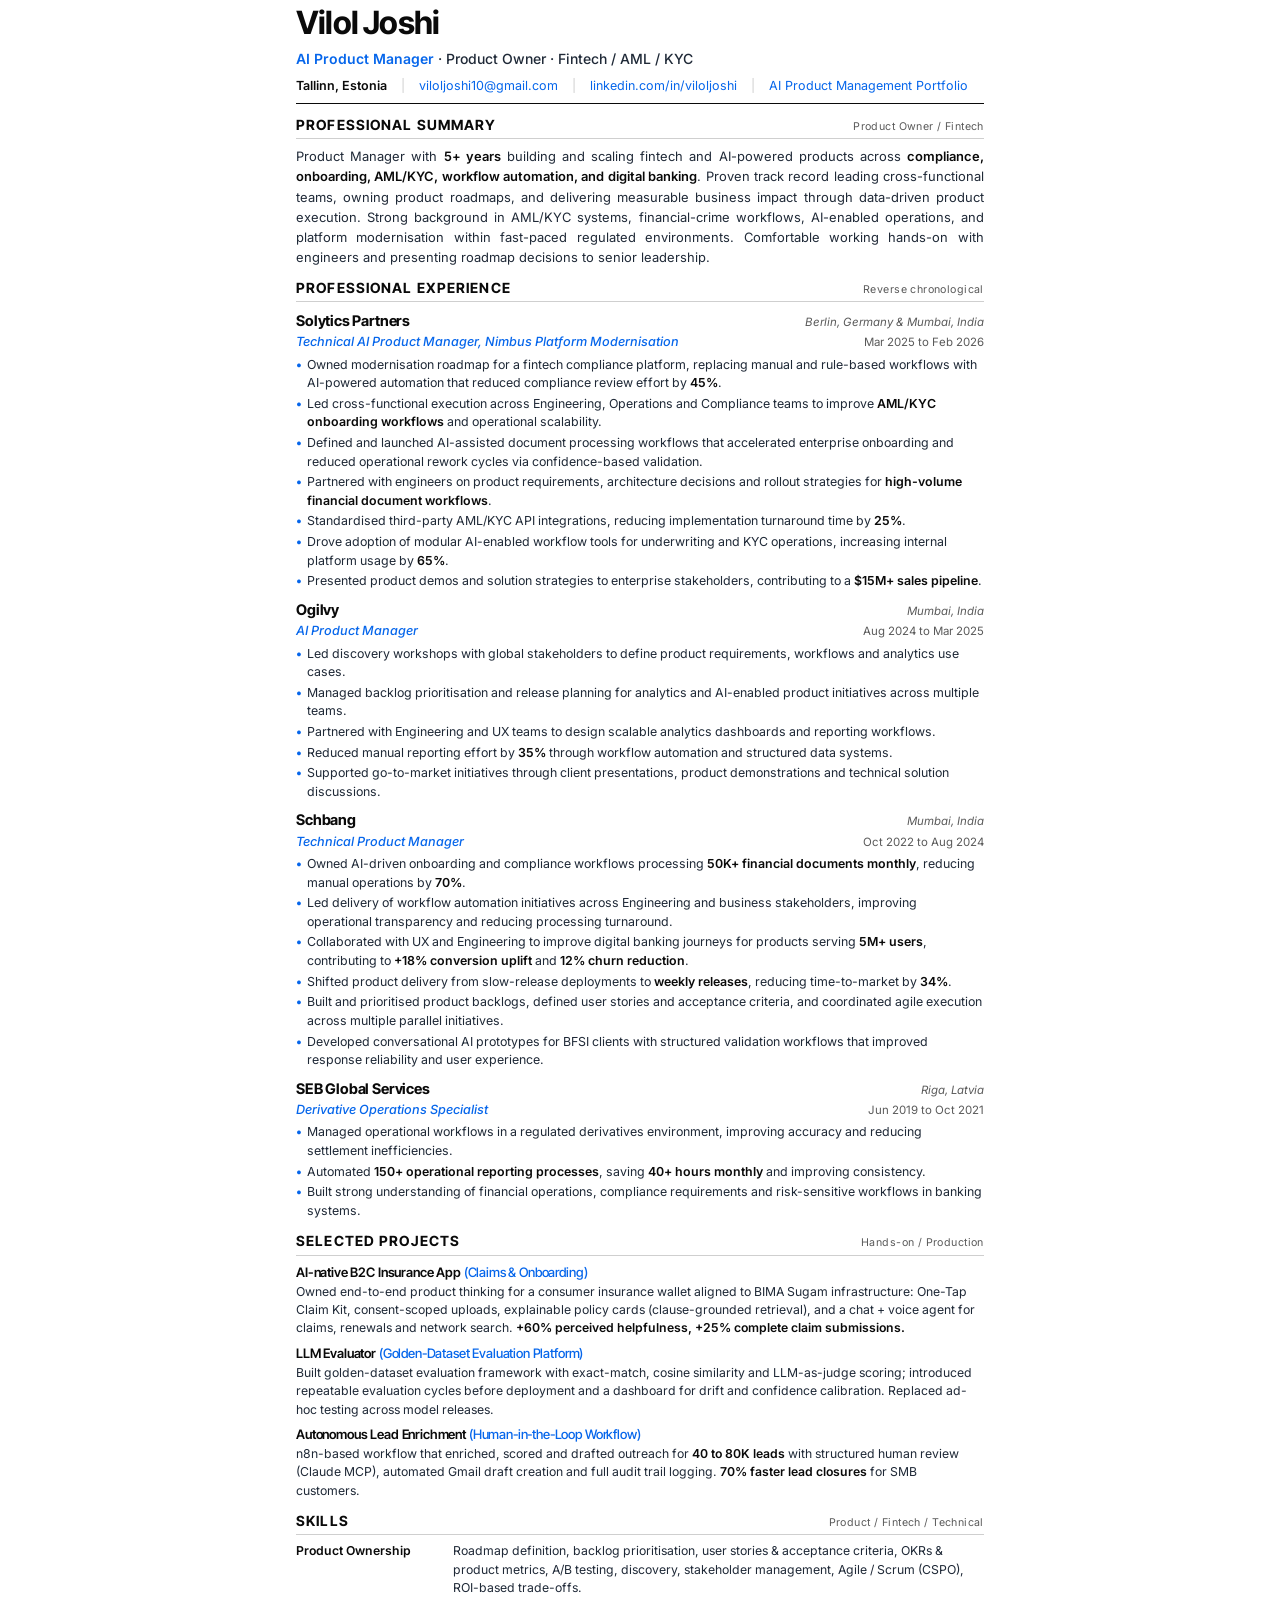
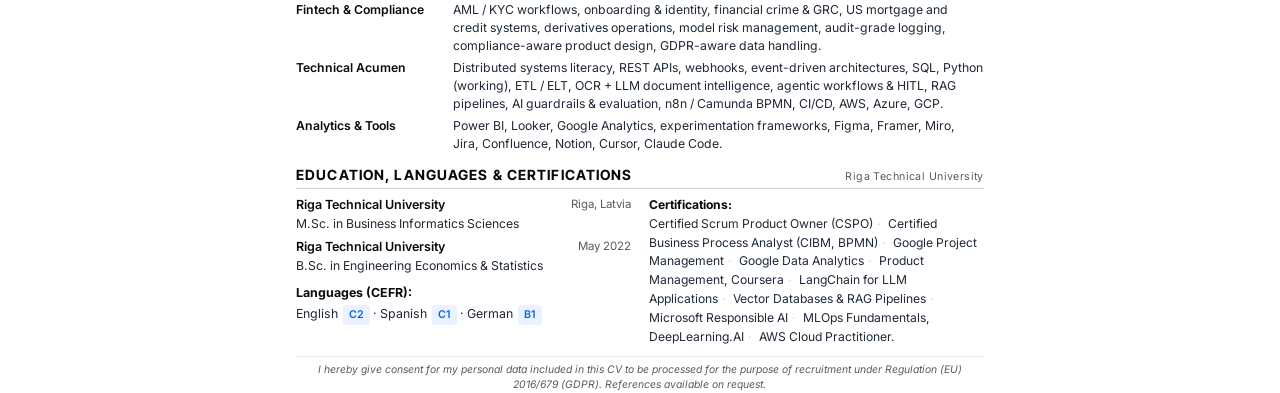
<file: cv.html>
<!DOCTYPE html>
<html lang="en">
<head>
<meta charset="UTF-8">
<title>Vilol Joshi - Curriculum Vitae</title>
<link href="https://fonts.googleapis.com/css2?family=Inter:wght@400;500;600;700&family=Inter+Tight:wght@500;600;700&display=swap" rel="stylesheet">
<style>
  /* EU-recruiter optimised CV
     ATS-friendly, single column, clean headers, quantified bullets,
     standard EU sections. Two A4 pages max. */
  :root{
    --ink:#0a0a0a; --ink-2:#1f2937; --muted:#5a5a5a;
    --line:#cfcfcf; --line-soft:#ececec;
    --accent:#0666EB; --accent-soft:#eaf1ff;
  }
  *{box-sizing:border-box; margin:0; padding:0;}
  html,body{
    background:#fff; color:var(--ink);
    font-family:'Inter',-apple-system,Arial,sans-serif;
    font-size:10pt; line-height:1.45;
    -webkit-print-color-adjust:exact; print-color-adjust:exact;
  }
  @page{ size:A4; margin:12mm 13mm 10mm 13mm; }
  .page{ max-width:182mm; margin:0 auto; }
  h1,h2,h3,h4{ font-family:'Inter Tight','Inter',sans-serif; letter-spacing:-0.012em; }
  a{ color:var(--accent); text-decoration:none; }

  /* HEADER */
  .head{ padding-bottom:8px; border-bottom:1.5px solid var(--ink); }
  .head h1{ font-size:24pt; font-weight:700; letter-spacing:-0.025em; color:var(--ink); }
  .head .role-line{
    margin-top:3px; font-size:10.5pt; color:var(--ink-2); font-weight:500;
  }
  .head .role-line .accent{ color:var(--accent); font-weight:600; }
  .contact-row{
    margin-top:6px; font-size:9.4pt; color:var(--ink-2);
    display:flex; flex-wrap:wrap; gap:0 14px; line-height:1.55;
  }
  .contact-row a{ color:var(--accent); }
  .contact-row .sep{ color:var(--line); }
  .contact-row .loc{ font-weight:600; color:var(--ink); }

  /* SECTIONS */
  section{ margin-top:11px; }
  .sec-h{
    display:flex; align-items:baseline; justify-content:space-between;
    border-bottom:1px solid var(--line); padding-bottom:3px; margin-bottom:7px;
  }
  .sec-h h2{
    font-size:10.5pt; font-weight:700; text-transform:uppercase;
    letter-spacing:0.08em; color:var(--ink);
  }
  .sec-h .sec-tag{ font-size:8pt; color:var(--muted); letter-spacing:0.04em; }

  p.summary{
    font-size:9.7pt; color:var(--ink-2); line-height:1.55; text-align:justify;
  }
  p.summary strong{ color:var(--ink); font-weight:600; }

  /* CORE STRENGTHS (compact) */
  .strengths{
    display:grid; grid-template-columns: 1fr 1fr; gap:4px 16px;
    margin-top:6px; font-size:9.3pt; color:var(--ink-2);
  }
  .strengths .row{ padding-left:12px; position:relative; line-height:1.45; }
  .strengths .row::before{
    content:""; position:absolute; left:0; top:6px;
    width:5px; height:5px; background:var(--accent); border-radius:50%;
  }
  .strengths .row strong{ color:var(--ink); font-weight:600; }

  /* EXPERIENCE */
  .role{ margin-top:9px; page-break-inside:avoid; }
  .role:first-child{ margin-top:0; }
  .role-row{ display:flex; justify-content:space-between; align-items:baseline; gap:8px; }
  .role h3{ font-size:11pt; font-weight:700; color:var(--ink); }
  .role .company-loc{ font-size:8.6pt; color:var(--muted); font-style:italic; }
  .role .title-row{
    display:flex; justify-content:space-between; align-items:baseline;
    margin-top:1px; gap:8px;
  }
  .role .title{ font-size:9.5pt; font-weight:500; color:var(--accent); font-style:italic; }
  .role .dates{ font-size:8.6pt; color:var(--muted); white-space:nowrap; }
  .role ul{ list-style:none; margin-top:4px; padding-left:0; }
  .role li{
    font-size:9.3pt; color:var(--ink-2); line-height:1.5;
    padding-left:11px; position:relative; margin-top:2px;
  }
  .role li::before{ content:"•"; position:absolute; left:0; color:var(--accent); font-weight:700; }
  .role li strong{ color:var(--ink); font-weight:600; }

  /* PROJECTS */
  .proj{ margin-top:6px; page-break-inside:avoid; }
  .proj h4{ font-size:9.8pt; font-weight:600; color:var(--ink); }
  .proj h4 .accent{ color:var(--accent); font-weight:500; }
  .proj p{
    font-size:9.2pt; color:var(--ink-2); line-height:1.5;
    margin-top:1px;
  }
  .proj p strong{ color:var(--ink); font-weight:600; }

  /* SKILLS */
  .skills{ display:grid; grid-template-columns: 145px 1fr; gap:3px 12px; }
  .skills .k{ font-size:9.2pt; font-weight:600; color:var(--ink); }
  .skills .v{ font-size:9.2pt; color:var(--ink-2); line-height:1.5; }

  /* EDUCATION + CERTS */
  .edu-row{ display:flex; justify-content:space-between; gap:8px; font-size:9.4pt; }
  .edu-row .school{ font-weight:600; color:var(--ink); }
  .edu-row .place{ font-size:8.6pt; color:var(--muted); }
  .edu-degree{ font-size:9.2pt; color:var(--ink-2); margin-top:1px; }

  .two-col{ display:grid; grid-template-columns: 1fr 1fr; gap:0 18px; }
  .cert-list{ font-size:9.1pt; color:var(--ink-2); line-height:1.55; }
  .cert-list .sep{ color:var(--line); margin:0 4px; }

  .lang-table{ font-size:9.3pt; color:var(--ink-2); margin-top:3px; line-height:1.7; }
  .lang-table strong{ color:var(--ink); }
  .lang-table .level{
    display:inline-block; padding:1px 6px; margin-left:2px;
    font-size:8pt; font-weight:600; color:var(--accent);
    background:var(--accent-soft); border-radius:3px;
  }

  /* FOOTER GDPR */
  .gdpr{
    margin-top:10px; padding-top:6px; border-top:1px solid var(--line-soft);
    font-size:7.8pt; color:var(--muted); font-style:italic; text-align:center;
    line-height:1.4;
  }
</style>
</head>
<body>
<div class="page">

  <!-- HEADER -->
  <header class="head">
    <h1>Vilol Joshi</h1>
    <div class="role-line"><span class="accent">AI Product Manager</span> &middot; Product Owner &middot; Fintech / AML / KYC</div>
    <div class="contact-row">
      <span class="loc">Tallinn, Estonia</span>
      <span class="sep">|</span>
      <a href="mailto:viloljoshi10@gmail.com">viloljoshi10@gmail.com</a>
      <span class="sep">|</span>
      <a href="https://www.linkedin.com/in/viloljoshi" target="_blank">linkedin.com/in/viloljoshi</a>
      <span class="sep">|</span>
      <a href="https://viloljoshi.github.io/RVTL1/" target="_blank">AI Product Management Portfolio</a>
    </div>
  </header>

  <!-- SUMMARY -->
  <section>
    <div class="sec-h"><h2>Professional Summary</h2><span class="sec-tag">Product Owner / Fintech</span></div>
    <p class="summary">
      Product Manager with <strong>5+ years</strong> building and scaling fintech and AI-powered products across <strong>compliance, onboarding, AML/KYC, workflow automation, and digital banking</strong>. Proven track record leading cross-functional teams, owning product roadmaps, and delivering measurable business impact through data-driven product execution. Strong background in AML/KYC systems, financial-crime workflows, AI-enabled operations, and platform modernisation within fast-paced regulated environments. Comfortable working hands-on with engineers and presenting roadmap decisions to senior leadership.
    </p>
  </section>

  <!-- EXPERIENCE -->
  <section>
    <div class="sec-h"><h2>Professional Experience</h2><span class="sec-tag">Reverse chronological</span></div>

    <div class="role">
      <div class="role-row">
        <h3>Solytics Partners</h3>
        <span class="company-loc">Berlin, Germany &amp; Mumbai, India</span>
      </div>
      <div class="title-row">
        <span class="title">Technical AI Product Manager, Nimbus Platform Modernisation</span>
        <span class="dates">Mar 2025 to Feb 2026</span>
      </div>
      <ul>
        <li>Owned modernisation roadmap for a fintech compliance platform, replacing manual and rule-based workflows with AI-powered automation that reduced compliance review effort by <strong>45%</strong>.</li>
        <li>Led cross-functional execution across Engineering, Operations and Compliance teams to improve <strong>AML/KYC onboarding workflows</strong> and operational scalability.</li>
        <li>Defined and launched AI-assisted document processing workflows that accelerated enterprise onboarding and reduced operational rework cycles via confidence-based validation.</li>
        <li>Partnered with engineers on product requirements, architecture decisions and rollout strategies for <strong>high-volume financial document workflows</strong>.</li>
        <li>Standardised third-party AML/KYC API integrations, reducing implementation turnaround time by <strong>25%</strong>.</li>
        <li>Drove adoption of modular AI-enabled workflow tools for underwriting and KYC operations, increasing internal platform usage by <strong>65%</strong>.</li>
        <li>Presented product demos and solution strategies to enterprise stakeholders, contributing to a <strong>$15M+ sales pipeline</strong>.</li>
      </ul>
    </div>

    <div class="role">
      <div class="role-row">
        <h3>Ogilvy</h3>
        <span class="company-loc">Mumbai, India</span>
      </div>
      <div class="title-row">
        <span class="title">AI Product Manager</span>
        <span class="dates">Aug 2024 to Mar 2025</span>
      </div>
      <ul>
        <li>Led discovery workshops with global stakeholders to define product requirements, workflows and analytics use cases.</li>
        <li>Managed backlog prioritisation and release planning for analytics and AI-enabled product initiatives across multiple teams.</li>
        <li>Partnered with Engineering and UX teams to design scalable analytics dashboards and reporting workflows.</li>
        <li>Reduced manual reporting effort by <strong>35%</strong> through workflow automation and structured data systems.</li>
        <li>Supported go-to-market initiatives through client presentations, product demonstrations and technical solution discussions.</li>
      </ul>
    </div>

    <div class="role">
      <div class="role-row">
        <h3>Schbang</h3>
        <span class="company-loc">Mumbai, India</span>
      </div>
      <div class="title-row">
        <span class="title">Technical Product Manager</span>
        <span class="dates">Oct 2022 to Aug 2024</span>
      </div>
      <ul>
        <li>Owned AI-driven onboarding and compliance workflows processing <strong>50K+ financial documents monthly</strong>, reducing manual operations by <strong>70%</strong>.</li>
        <li>Led delivery of workflow automation initiatives across Engineering and business stakeholders, improving operational transparency and reducing processing turnaround.</li>
        <li>Collaborated with UX and Engineering to improve digital banking journeys for products serving <strong>5M+ users</strong>, contributing to <strong>+18% conversion uplift</strong> and <strong>12% churn reduction</strong>.</li>
        <li>Shifted product delivery from slow-release deployments to <strong>weekly releases</strong>, reducing time-to-market by <strong>34%</strong>.</li>
        <li>Built and prioritised product backlogs, defined user stories and acceptance criteria, and coordinated agile execution across multiple parallel initiatives.</li>
        <li>Developed conversational AI prototypes for BFSI clients with structured validation workflows that improved response reliability and user experience.</li>
      </ul>
    </div>

    <div class="role">
      <div class="role-row">
        <h3>SEB Global Services</h3>
        <span class="company-loc">Riga, Latvia</span>
      </div>
      <div class="title-row">
        <span class="title">Derivative Operations Specialist</span>
        <span class="dates">Jun 2019 to Oct 2021</span>
      </div>
      <ul>
        <li>Managed operational workflows in a regulated derivatives environment, improving accuracy and reducing settlement inefficiencies.</li>
        <li>Automated <strong>150+ operational reporting processes</strong>, saving <strong>40+ hours monthly</strong> and improving consistency.</li>
        <li>Built strong understanding of financial operations, compliance requirements and risk-sensitive workflows in banking systems.</li>
      </ul>
    </div>
  </section>

  <!-- PROJECTS -->
  <section>
    <div class="sec-h"><h2>Selected Projects</h2><span class="sec-tag">Hands-on / Production</span></div>

    <div class="proj">
      <h4>AI-native B2C Insurance App <span class="accent">(Claims &amp; Onboarding)</span></h4>
      <p>Owned end-to-end product thinking for a consumer insurance wallet aligned to BIMA Sugam infrastructure: One-Tap Claim Kit, consent-scoped uploads, explainable policy cards (clause-grounded retrieval), and a chat + voice agent for claims, renewals and network search. <strong>+60% perceived helpfulness, +25% complete claim submissions.</strong></p>
    </div>

    <div class="proj">
      <h4>LLM Evaluator <span class="accent">(Golden-Dataset Evaluation Platform)</span></h4>
      <p>Built golden-dataset evaluation framework with exact-match, cosine similarity and LLM-as-judge scoring; introduced repeatable evaluation cycles before deployment and a dashboard for drift and confidence calibration. Replaced ad-hoc testing across model releases.</p>
    </div>

    <div class="proj">
      <h4>Autonomous Lead Enrichment <span class="accent">(Human-in-the-Loop Workflow)</span></h4>
      <p>n8n-based workflow that enriched, scored and drafted outreach for <strong>40 to 80K leads</strong> with structured human review (Claude MCP), automated Gmail draft creation and full audit trail logging. <strong>70% faster lead closures</strong> for SMB customers.</p>
    </div>
  </section>

  <!-- SKILLS -->
  <section>
    <div class="sec-h"><h2>Skills</h2><span class="sec-tag">Product / Fintech / Technical</span></div>
    <div class="skills">
      <div class="k">Product Ownership</div>
      <div class="v">Roadmap definition, backlog prioritisation, user stories &amp; acceptance criteria, OKRs &amp; product metrics, A/B testing, discovery, stakeholder management, Agile / Scrum (CSPO), ROI-based trade-offs.</div>

      <div class="k">Fintech &amp; Compliance</div>
      <div class="v">AML / KYC workflows, onboarding &amp; identity, financial crime &amp; GRC, US mortgage and credit systems, derivatives operations, model risk management, audit-grade logging, compliance-aware product design, GDPR-aware data handling.</div>

      <div class="k">Technical Acumen</div>
      <div class="v">Distributed systems literacy, REST APIs, webhooks, event-driven architectures, SQL, Python (working), ETL / ELT, OCR + LLM document intelligence, agentic workflows &amp; HITL, RAG pipelines, AI guardrails &amp; evaluation, n8n / Camunda BPMN, CI/CD, AWS, Azure, GCP.</div>

      <div class="k">Analytics &amp; Tools</div>
      <div class="v">Power BI, Looker, Google Analytics, experimentation frameworks, Figma, Framer, Miro, Jira, Confluence, Notion, Cursor, Claude Code.</div>
    </div>
  </section>

  <!-- EDUCATION + LANGUAGES + CERTS -->
  <section>
    <div class="sec-h"><h2>Education, Languages &amp; Certifications</h2><span class="sec-tag">Riga Technical University</span></div>
    <div class="two-col">
      <div>
        <div class="edu-row"><span class="school">Riga Technical University</span><span class="place">Riga, Latvia</span></div>
        <div class="edu-degree">M.Sc. in Business Informatics Sciences</div>

        <div class="edu-row" style="margin-top:5px;"><span class="school">Riga Technical University</span><span class="place">May 2022</span></div>
        <div class="edu-degree">B.Sc. in Engineering Economics &amp; Statistics</div>

        <div class="lang-table" style="margin-top:7px;">
          <strong>Languages (CEFR):</strong><br>
          English <span class="level">C2</span>
          &middot; Spanish <span class="level">C1</span>
          &middot; German <span class="level">B1</span>
        </div>
      </div>
      <div class="cert-list">
        <strong style="color:var(--ink);">Certifications:</strong><br>
        Certified Scrum Product Owner (CSPO)<span class="sep">&middot;</span>
        Certified Business Process Analyst (CIBM, BPMN)<span class="sep">&middot;</span>
        Google Project Management<span class="sep">&middot;</span>
        Google Data Analytics<span class="sep">&middot;</span>
        Product Management, Coursera<span class="sep">&middot;</span>
        LangChain for LLM Applications<span class="sep">&middot;</span>
        Vector Databases &amp; RAG Pipelines<span class="sep">&middot;</span>
        Microsoft Responsible AI<span class="sep">&middot;</span>
        MLOps Fundamentals, DeepLearning.AI<span class="sep">&middot;</span>
        AWS Cloud Practitioner.
      </div>
    </div>
  </section>

  <!-- GDPR FOOTER -->
  <div class="gdpr">
    I hereby give consent for my personal data included in this CV to be processed for the purpose of recruitment under Regulation (EU) 2016/679 (GDPR). References available on request.
  </div>

</div>
</body>
</html>
</file>
